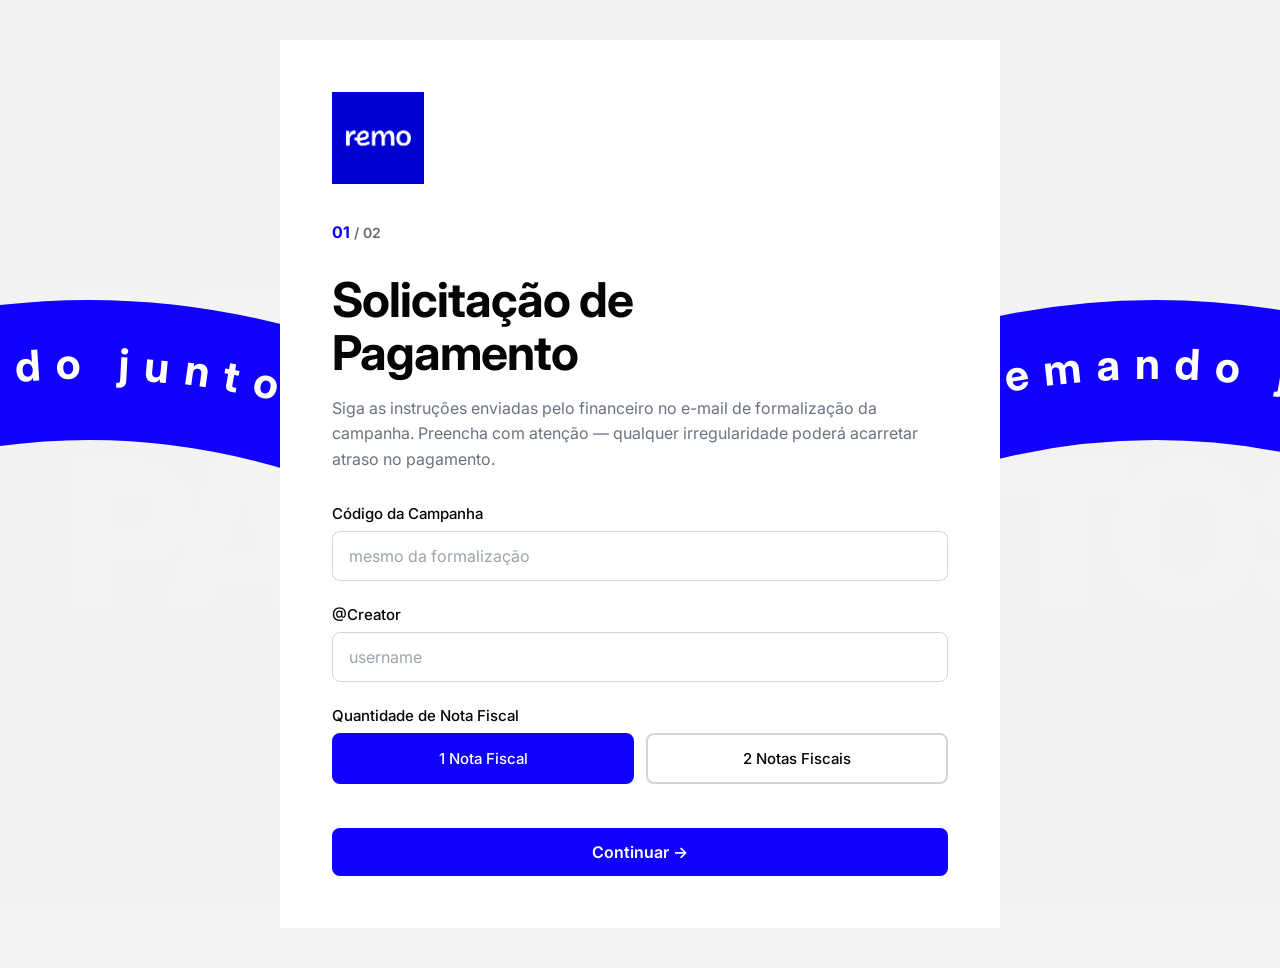
<file: index.html>
<!DOCTYPE html>
<html lang="pt-BR">
<head>
    <meta charset="UTF-8">
    <meta name="viewport" content="width=device-width, initial-scale=1.0">
    <title>REMO PAGAMENTOS</title>
    <link rel="preconnect" href="https://fonts.googleapis.com">
    <link rel="preconnect" href="https://fonts.gstatic.com" crossorigin>
    <link href="https://fonts.googleapis.com/css2?family=Inter:wght@300;400;500;600;700;800;900&display=swap" rel="stylesheet">
    <link rel="stylesheet" href="style.css">
</head>
<body>
    <!-- =========================
         BACKGROUND
    ========================== -->
    <div class="background">
        <!-- giant typography -->
        <div class="hero-title">
            <span>REMO</span>
            <span>PAGAMENTOS</span>
        </div>
        <!-- liquid waves -->
        <div class="liquid-layer">
            <svg viewBox="0 0 1440 900" preserveAspectRatio="none">
                <!-- Path único que texto E faixa usam -->
                <defs>
                    <path
                        id="wavePath"
                        d="M-200,420 Q100,320 400,420 T1000,420 Q1300,320 1600,420 T2200,420"
                    />
                    
                    <!-- Faixa azul criada OFFSET do path -->
                    <clipPath id="waveClip">
                        <rect x="-200" y="350" width="2400" height="140"/>
                    </clipPath>
                </defs>
                
                <!-- Faixa azul usando stroke grosso no MESMO path -->
                <path
                    d="M-200,420 Q100,320 400,420 T1000,420 Q1300,320 1600,420 T2200,420"
                    fill="none"
                    stroke="var(--blue)"
                    stroke-width="140"
                    opacity="1"
                />
            </svg>
            
            <!-- Texto branco seguindo a MESMA curva -->
            <svg class="text-path-svg" viewBox="0 0 1440 900">
                <text class="river-text">
                    <textPath href="#wavePath" startOffset="0%">
                        remando juntos • remando juntos • remando juntos • remando juntos •
                    </textPath>
                </text>
            </svg>
        </div>
    </div>

    <!-- =========================
         CONTENT
    ========================== -->
    <main class="page-content">
        <section class="form-shell">
            <!-- Logo -->
            <img src="logo-remo.png" alt="Remo" class="logo">
            
            <!-- Step Indicator -->
            <div class="step-indicator">
                <span class="step-num" id="stepNum">01</span> / 02
            </div>

            <!-- STEP 1 -->
            <div class="step step-1 active" id="step1">
                <h1 class="form-title">
                    Solicitação de<br>Pagamento
                </h1>
                
                <p class="form-subtitle">
                    Siga as instruções enviadas pelo financeiro no e-mail de formalização da campanha. 
                    Preencha com atenção — qualquer irregularidade poderá acarretar atraso no pagamento.
                </p>

                <div class="input-group">
                    <label>Código da Campanha</label>
                    <input type="text" id="codigoCampanha" placeholder="mesmo da formalização">
                </div>

                <div class="input-group">
                    <label>@Creator</label>
                    <input type="text" id="creator" placeholder="username">
                </div>

                <div class="input-group">
                    <label>Quantidade de Nota Fiscal</label>
                    <div class="radio-group">
                        <label class="radio-option active">
                            <input type="radio" name="quantidadeNF" value="1 Nota Fiscal" checked>
                            <span>1 Nota Fiscal</span>
                        </label>
                        <label class="radio-option">
                            <input type="radio" name="quantidadeNF" value="2 Notas Fiscais">
                            <span>2 Notas Fiscais</span>
                        </label>
                    </div>
                </div>

                <button class="button" onclick="nextStep()">Continuar →</button>
            </div>

            <!-- STEP 2 -->
            <div class="step step-2" id="step2">
                <button class="back-button" onclick="prevStep()">← Voltar</button>

                <h1 class="form-title">
                    Detalhes da<br>Nota Fiscal
                </h1>

                <!-- Important Notice -->
                <div class="info-box">
                    <h3>⚠ Pontos Importantes</h3>
                    <p>• Pagamento após assinatura do contrato</p>
                    <p>• Conta bancária deve pertencer ao CNPJ emissor</p>
                    <p>• Apenas chaves PIX: CNPJ, e-mail ou telefone</p>
                </div>

                <!-- Info Grid -->
                <div class="info-grid">
                    <div class="info-card">
                        <h4>Dados para Emissão</h4>
                        <p><strong>Razão Social:</strong> REMO MARKETING LTDA</p>
                        <p><strong>CNPJ:</strong> 58.649.778/0001-06</p>
                        <p><strong>Endereço:</strong> Rua Gregório da Fonseca, nº 574, Nonoai, Porto Alegre - RS, CEP 90830-260</p>
                    </div>

                    <div class="info-card">
                        <h4>Descrição Obrigatória da NF</h4>
                        <pre id="descricaoNF" class="code-block"></pre>
                    </div>
                </div>

                <!-- NF 1 -->
                <div class="nf-section" id="nf1Section">
                    <h2 class="section-title">Nota Fiscal 1</h2>

                    <div class="input-group">
                        <label>Banco</label>
                        <input type="text" id="banco1" placeholder="Ex: Banco Inter">
                    </div>

                    <div class="input-group">
                        <label>Titular</label>
                        <input type="text" id="titular1" placeholder="Nome completo">
                    </div>

                    <div class="input-group">
                        <label>Chave PIX</label>
                        <input type="text" id="chavePix1" placeholder="CNPJ, e-mail ou telefone">
                    </div>

                    <div class="input-group">
                        <label>Upload da Nota Fiscal</label>
                        <div class="upload-area" id="upload1">
                            <input type="file" id="arquivo1" accept=".pdf" hidden>
                            <div class="upload-empty">
                                <svg width="40" height="40" viewBox="0 0 24 24" fill="none" stroke="#1200FF" stroke-width="2">
                                    <path d="M21 15v4a2 2 0 0 1-2 2H5a2 2 0 0 1-2-2v-4M17 8l-5-5-5 5M12 3v12"/>
                                </svg>
                                <p>Arraste ou clique para fazer upload</p>
                                <span>PDF até 10 MB</span>
                            </div>
                            <div class="upload-filled" style="display:none;">
                                <span class="file-name"></span>
                                <button type="button" class="btn-remove" onclick="removeFile(1)">×</button>
                            </div>
                        </div>
                    </div>
                </div>

                <!-- NF 2 -->
                <div class="nf-section" id="nf2Section" style="display:none;">
                    <h2 class="section-title">Nota Fiscal 2</h2>

                    <div class="input-group">
                        <label>Banco</label>
                        <input type="text" id="banco2" placeholder="Ex: Banco Inter">
                    </div>

                    <div class="input-group">
                        <label>Titular</label>
                        <input type="text" id="titular2" placeholder="Nome completo">
                    </div>

                    <div class="input-group">
                        <label>Chave PIX</label>
                        <input type="text" id="chavePix2" placeholder="CNPJ, e-mail ou telefone">
                    </div>

                    <div class="input-group">
                        <label>Upload da Nota Fiscal</label>
                        <div class="upload-area" id="upload2">
                            <input type="file" id="arquivo2" accept=".pdf" hidden>
                            <div class="upload-empty">
                                <svg width="40" height="40" viewBox="0 0 24 24" fill="none" stroke="#1200FF" stroke-width="2">
                                    <path d="M21 15v4a2 2 0 0 1-2 2H5a2 2 0 0 1-2-2v-4M17 8l-5-5-5 5M12 3v12"/>
                                </svg>
                                <p>Arraste ou clique para fazer upload</p>
                                <span>PDF até 10 MB</span>
                            </div>
                            <div class="upload-filled" style="display:none;">
                                <span class="file-name"></span>
                                <button type="button" class="btn-remove" onclick="removeFile(2)">×</button>
                            </div>
                        </div>
                    </div>
                </div>

                <button class="button" onclick="submitForm()" id="submitBtn">
                    <span class="btn-text">Finalizar Solicitação</span>
                    <span class="btn-loader" style="display:none;">Enviando...</span>
                </button>
            </div>

            <!-- SUCCESS -->
            <div class="step step-success" id="successMessage" style="display:none;">
                <div class="success-content">
                    <svg width="80" height="80" viewBox="0 0 24 24" fill="none" stroke="#1200FF" stroke-width="2">
                        <circle cx="12" cy="12" r="10"/>
                        <path d="M9 12l2 2 4-4"/>
                    </svg>
                    <h1 class="form-title">Solicitação Enviada!</h1>
                    <p class="form-subtitle">
                        Sua solicitação de pagamento foi recebida e será processada em breve. 
                        Você receberá uma confirmação por e-mail.
                    </p>
                </div>
            </div>

        </section>
    </main>

    <script src="script.js"></script>
</body>
</html>
</file>
<file: style.css>
/* ==========================================
   REMO PAYMENTS
========================================== */

* {
    margin: 0;
    padding: 0;
    box-sizing: border-box;
}

:root {
    --bg: #F3F3F3;
    --blue: #1200FF;
    --blue-soft: #2563EB;
    --blue-light: #7DA2FF;
    --text: #050505;
    --muted: #6A6A6A;
}

body {
    font-family: 'Inter', sans-serif;
    background: var(--bg);
    color: var(--text);
    overflow-x: hidden;
    min-height: 100vh;
    position: relative;
}

/* ==========================================
   BACKGROUND
========================================== */

.background {
    position: fixed;
    inset: 0;
    overflow: hidden;
    z-index: -1;
}

/* ==========================================
   GRAIN
========================================== */

.background::after {
    content: '';
    position: absolute;
    inset: 0;
    background-image: radial-gradient(rgba(0,0,0,.03) 1px, transparent 1px);
    background-size: 4px 4px;
    opacity: 0.22;
    pointer-events: none;
}

/* ==========================================
   GIANT TYPOGRAPHY
========================================== */

.hero-title {
    position: absolute;
    inset: 0;
    display: flex;
    flex-direction: column;
    justify-content: center;
    padding-left: 5vw;
    pointer-events: none;
    user-select: none;
}

.hero-title span {
    font-size: 16vw;
    font-weight: 900;
    line-height: 0.82;
    letter-spacing: -14px;
    color: #FFFFFF;  /* ← BRANCO */
    opacity: 0.08;   /* ← BEM SUTIL */
}

/* ==========================================
   LIQUID LAYER
========================================== */

.liquid-layer {
    position: absolute;
    inset: 0;
}

/* ==========================================
   SVG WAVE - STROKE COMO FAIXA
========================================== */

.liquid-layer svg {
    width: 100%;
    height: 100%;
}

/* ==========================================
   TEXT PATH - TEXTO BRANCO NA FAIXA
========================================== */

.text-path-svg {
    position: absolute;
    inset: 0;
}

.river-text {
    fill: #FFFFFF;
    opacity: 1;
    font-size: 48px;
    font-weight: 700;
    letter-spacing: 16px;
    text-transform: lowercase;
    animation: textMove 24s linear infinite;
}

@keyframes textMove {
    from {
        transform: translateX(0px);
    }
    to {
        transform: translateX(-220px);
    }
}

/* ==========================================
   PAGE CONTENT
========================================== */

.page-content {
    width: 100%;
    min-height: 100vh;
    display: flex;
    justify-content: center;
    align-items: center;
    padding: 40px;
    position: relative;
    z-index: 1;
}

/* ==========================================
   FORM SHELL - ESTILO TALLY COM FUNDO OPACO
========================================== */

.form-shell {
    width: 100%;
    max-width: 720px;
    padding: 52px;
    position: relative;
    
    /* Fundo opaco para não deixar texto passar por cima */
    background: #FFFFFF;
    border-radius: 0;
    box-shadow: none;
    border: none;
}

/* ==========================================
   INTERNAL GLOW - REMOVIDO
========================================== */

/* Removido */

/* ==========================================
   LOGO
========================================== */

.logo {
    width: 92px;
    margin-bottom: 34px;
    position: relative;
    z-index: 1;
}

/* ==========================================
   STEP INDICATOR
========================================== */

.step-indicator {
    font-size: 14px;
    font-weight: 600;
    color: var(--muted);
    margin-bottom: 32px;
    position: relative;
    z-index: 1;
}

.step-num {
    color: var(--blue);
    font-weight: 700;
    font-size: 16px;
}

/* ==========================================
   STEPS
========================================== */

.step {
    display: none;
    position: relative;
    z-index: 1;
}

.step.active {
    display: block;
    animation: fadeIn 0.5s ease;
}

@keyframes fadeIn {
    from {
        opacity: 0;
        transform: translateY(20px);
    }
    to {
        opacity: 1;
        transform: translateY(0);
    }
}

/* ==========================================
   TITLE - ESTILO TALLY
========================================== */

h1,
.form-title {
    font-size: 48px;
    font-weight: 700;
    line-height: 1.1;
    letter-spacing: -1px;
    margin-bottom: 16px;
}

.section-title {
    font-size: 24px;
    font-weight: 600;
    margin-bottom: 20px;
    margin-top: 32px;
}

/* ==========================================
   SUBTITLE - ESTILO TALLY
========================================== */

.subtitle,
.form-subtitle {
    font-size: 16px;
    line-height: 1.6;
    color: #6B7280;
    max-width: 600px;
    margin-bottom: 32px;
}

/* ==========================================
   INPUT GROUP
========================================== */

.input-group {
    margin-bottom: 24px;
}

label {
    display: block;
    margin-bottom: 8px;
    font-size: 15px;
    font-weight: 500;
    color: var(--text);
}

/* ==========================================
   INPUTS - ESTILO TALLY
========================================== */

input[type="text"],
input,
select,
textarea {
    width: 100%;
    padding: 14px 16px;
    border-radius: 8px;
    
    /* Estilo Tally */
    background: #FFFFFF;
    border: 1px solid #D1D5DB;
    
    font-size: 16px;
    color: var(--text);
    outline: none;
    transition: 0.2s ease;
    font-family: 'Inter', sans-serif;
}

input::placeholder {
    color: #9CA3AF;
}

input:focus,
select:focus,
textarea:focus {
    border-color: #1200FF;
    box-shadow: 0 0 0 3px rgba(18, 0, 255, 0.1);
}

/* ==========================================
   RADIO GROUP - ESTILO TALLY
========================================== */

.radio-group {
    display: flex;
    gap: 12px;
}

.radio-option {
    flex: 1;
    cursor: pointer;
}

.radio-option input {
    display: none;
}

.radio-option span {
    display: block;
    padding: 14px 20px;
    border-radius: 8px;
    
    /* Estilo Tally */
    background: #FFFFFF;
    border: 2px solid #D1D5DB;
    
    text-align: center;
    font-weight: 500;
    font-size: 15px;
    transition: 0.2s ease;
}

.radio-option:hover span {
    border-color: #9CA3AF;
}

.radio-option.active span {
    background: var(--blue);
    color: white;
    border-color: var(--blue);
}

/* ==========================================
   BUTTON - ESTILO TALLY
========================================== */

.button {
    margin-top: 12px;
    border: none;
    background: var(--blue);
    color: #fff;
    padding: 14px 24px;
    border-radius: 8px;
    font-size: 16px;
    font-weight: 600;
    cursor: pointer;
    transition: 0.2s ease;
    width: 100%;
    font-family: 'Inter', sans-serif;
}

.button:hover {
    background: #0D00CC;
    transform: translateY(-1px);
}

.button:disabled {
    opacity: 0.5;
    cursor: not-allowed;
    transform: none;
}

/* ==========================================
   BACK BUTTON
========================================== */

.back-button {
    border: none;
    background: none;
    color: var(--blue);
    font-size: 15px;
    font-weight: 600;
    cursor: pointer;
    margin-bottom: 28px;
    padding: 8px 0;
    font-family: 'Inter', sans-serif;
}

.back-button:hover {
    text-decoration: underline;
}

/* ==========================================
   INFO BOX - ESTILO TALLY
========================================== */

.info-box {
    padding: 20px;
    border-radius: 8px;
    background: #FEF3C7;
    border: 1px solid #FCD34D;
    margin-bottom: 28px;
}

.info-box h3 {
    font-size: 16px;
    font-weight: 600;
    margin-bottom: 12px;
}

.info-box p {
    color: #78350F;
    line-height: 1.6;
    margin-bottom: 8px;
    font-size: 14px;
}

/* ==========================================
   INFO GRID
========================================== */

.info-grid {
    display: grid;
    grid-template-columns: repeat(auto-fit, minmax(280px, 1fr));
    gap: 16px;
    margin-bottom: 32px;
}

.info-card {
    background: #F9FAFB;
    border: 1px solid #E5E7EB;
    border-radius: 8px;
    padding: 20px;
}

.info-card h4 {
    font-size: 14px;
    font-weight: 700;
    text-transform: uppercase;
    letter-spacing: 0.5px;
    margin-bottom: 16px;
}

.info-card p {
    font-size: 14px;
    line-height: 1.7;
    margin-bottom: 8px;
}

.info-card strong {
    font-weight: 600;
}

.code-block {
    font-family: 'Courier New', monospace;
    font-size: 13px;
    line-height: 1.8;
    white-space: pre-line;
    color: #333;
}

/* ==========================================
   NF SECTION
========================================== */

.nf-section {
    margin-bottom: 32px;
    padding-top: 32px;
    border-top: 1px solid rgba(18, 0, 255, 0.08);
}

/* ==========================================
   FILE UPLOAD - ESTILO TALLY
========================================== */

.upload-area {
    padding: 32px 24px;
    border-radius: 8px;
    text-align: center;
    background: #FFFFFF;
    border: 2px dashed #D1D5DB;
    cursor: pointer;
    transition: 0.2s ease;
}

.upload-area:hover {
    border-color: #1200FF;
    background: #F9FAFB;
}

.upload-empty svg {
    margin-bottom: 16px;
}

.upload-empty p {
    color: #666;
    margin-top: 12px;
    font-weight: 500;
}

.upload-empty span {
    color: #999;
    font-size: 13px;
    display: block;
    margin-top: 4px;
}

.upload-filled {
    display: flex;
    align-items: center;
    justify-content: space-between;
    padding: 16px;
    background: rgba(18, 0, 255, 0.05);
    border-radius: 12px;
}

.file-name {
    font-size: 14px;
    font-weight: 500;
    color: #333;
}

.btn-remove {
    width: 32px;
    height: 32px;
    border: none;
    background: transparent;
    color: #999;
    font-size: 24px;
    cursor: pointer;
    transition: color 0.2s;
}

.btn-remove:hover {
    color: #FF0000;
}

/* ==========================================
   SUCCESS
========================================== */

.success-content {
    text-align: center;
    padding: 40px 0;
}

.success-content svg {
    margin-bottom: 24px;
    animation: scaleIn 0.5s ease;
}

@keyframes scaleIn {
    from {
        transform: scale(0.5);
        opacity: 0;
    }
    to {
        transform: scale(1);
        opacity: 1;
    }
}

/* ==========================================
   RESPONSIVE
========================================== */

@media (max-width: 768px) {
    .form-shell {
        padding: 34px 24px;
    }

    h1,
    .form-title {
        font-size: 48px;
    }

    .hero-title span {
        font-size: 24vw;
        letter-spacing: -8px;
    }

    .river-text {
        font-size: 16px;
    }

    .radio-group {
        flex-direction: column;
    }

    .info-grid {
        grid-template-columns: 1fr;
    }
}
</file>
